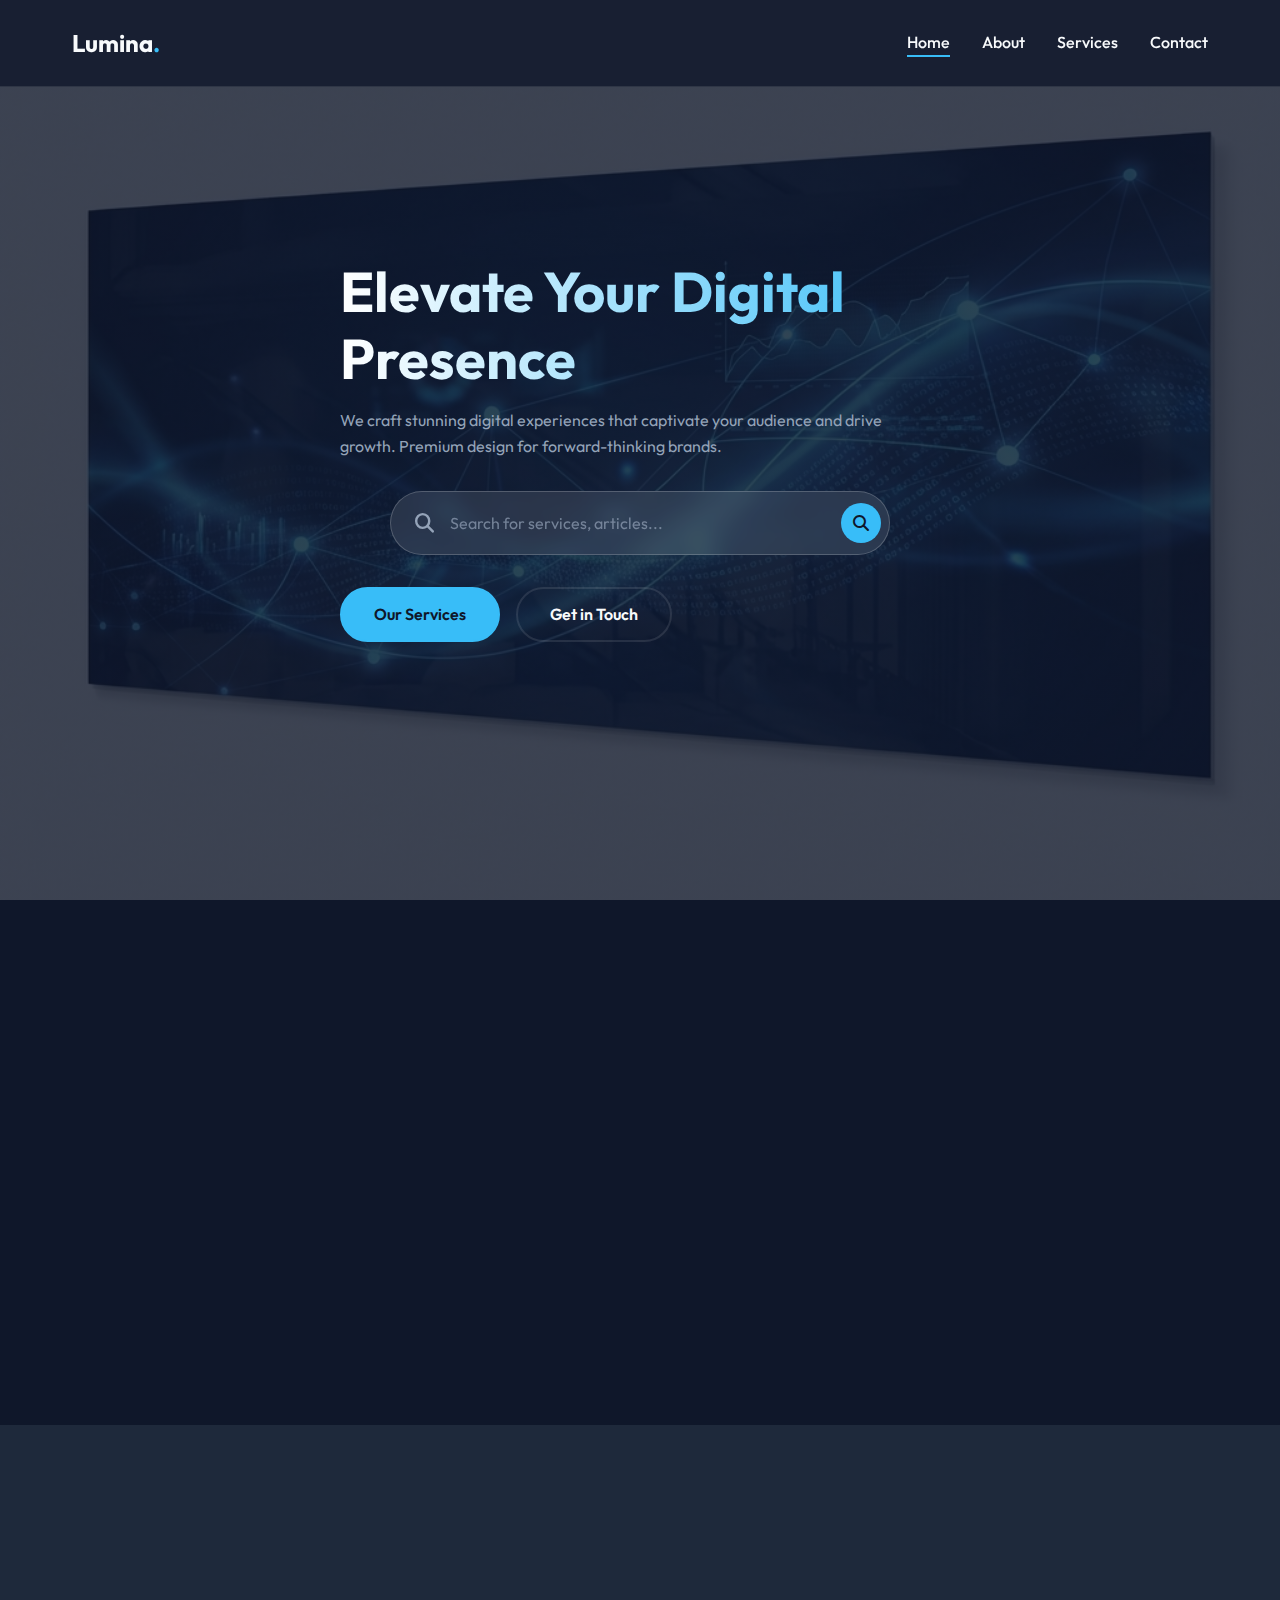
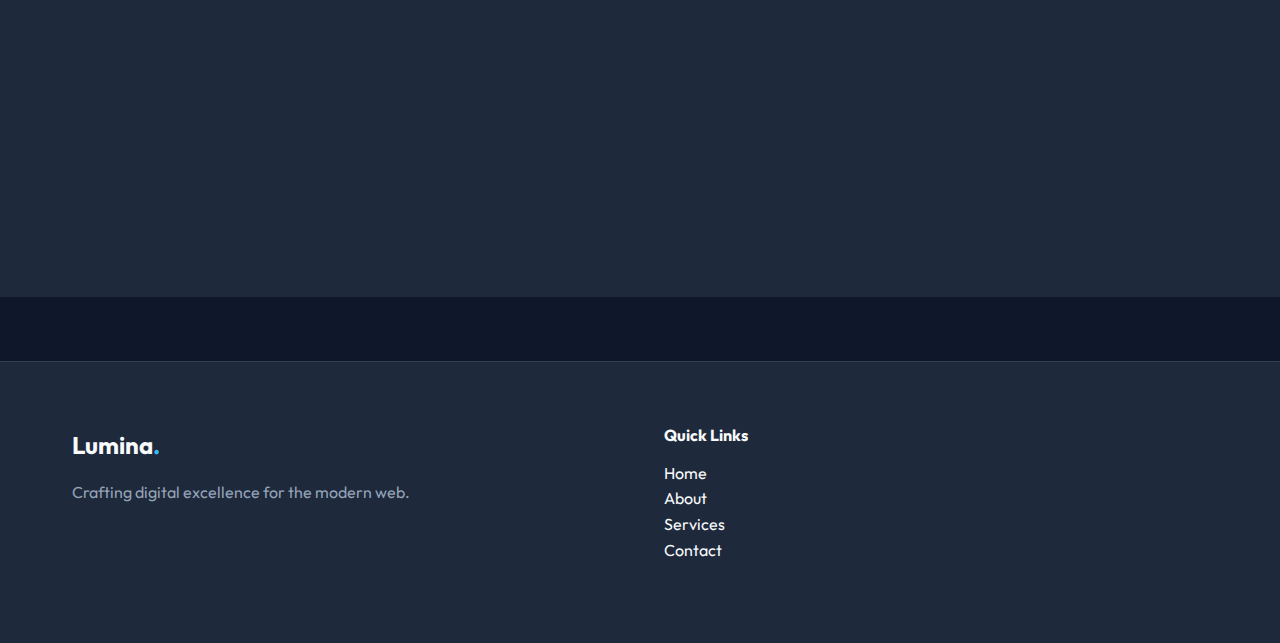
<file: index.html>
<!DOCTYPE html>
<html lang="en">

<head>
    <meta charset="UTF-8">
    <meta name="viewport" content="width=device-width, initial-scale=1.0">
    <title>Lumina - Premium Digital Solutions</title>
    <link rel="stylesheet" href="css/style.css">
    <!-- Google Fonts -->
    <link rel="preconnect" href="https://fonts.googleapis.com">
    <link rel="preconnect" href="https://fonts.gstatic.com" crossorigin>
    <link href="https://fonts.googleapis.com/css2?family=Outfit:wght@300;400;500;700&display=swap" rel="stylesheet">
    <!-- Font Awesome -->
    <link rel="stylesheet" href="https://cdnjs.cloudflare.com/ajax/libs/font-awesome/6.4.0/css/all.min.css">
</head>

<body>
    <!-- Navbar -->
    <nav class="navbar">
        <div class="container nav-container">
            <a href="index.html" class="logo">Lumina<span>.</span></a>
            <div class="hamburger">
                <i class="fas fa-bars"></i>
            </div>
            <ul class="nav-links">
                <li><a href="index.html" class="active">Home</a></li>
                <li><a href="about.html">About</a></li>
                <li><a href="services.html">Services</a></li>
                <li><a href="contact.html">Contact</a></li>
            </ul>
        </div>
    </nav>

    <!-- Hero Section -->
    <header class="hero"
        style="background: linear-gradient(rgba(15, 23, 42, 0.8), rgba(15, 23, 42, 0.8)), url('assets/hero-bg.png'); background-size: cover; background-position: center;">
        <div class="container">
            <div class="hero-content">
                <h1>Elevate Your Digital Presence</h1>
                <p>We craft stunning digital experiences that captivate your audience and drive growth. Premium design
                    for forward-thinking brands.</p>

                <form class="hero-search" action="#" method="GET">
                    <div class="search-container">
                        <i class="fas fa-search search-icon"></i>
                        <input type="text" placeholder="Search for services, articles..." class="search-input">
                        <button type="submit" class="search-btn"><i class="fas fa-search"></i></button>
                    </div>
                </form>

                <div class="hero-buttons">
                    <a href="services.html" class="btn">Our Services</a>
                    <a href="contact.html" class="btn btn-outline">Get in Touch</a>
                </div>
            </div>
        </div>
    </header>

    <!-- Features Section -->
    <section class="section">
        <div class="container">
            <h2>Why Choose Us</h2>
            <div class="grid-3">
                <div class="card">
                    <i class="fas fa-layer-group card-icon"></i>
                    <h3>Modern Design</h3>
                    <p>Cutting-edge aesthetics that keep you ahead of the curve. We focus on user experience and visual
                        impact.</p>
                </div>
                <div class="card">
                    <i class="fas fa-code card-icon"></i>
                    <h3>Clean Code</h3>
                    <p>Built with performance and scalability in mind. Our code is optimized for speed and SEO.</p>
                </div>
                <div class="card">
                    <i class="fas fa-rocket card-icon"></i>
                    <h3>Fast Delivery</h3>
                    <p>We value your time. Our agile process ensures rapid deployment without compromising quality.</p>
                </div>
            </div>
        </div>
    </section>

    <!-- Testimonials Section -->
    <section class="section" style="background: var(--secondary-color);">
        <div class="container">
            <h2>What Clients Say</h2>
            <div class="grid-3">
                <div class="card">
                    <p>"Lumina transformed our brand identity completely. The new website is sleek, fast, and exactly
                        what we needed."</p>
                    <div style="margin-top: 1rem; font-weight: 700;">- Shivendra Mishra</div>
                    <div style="font-size: 0.9rem; color: var(--text-muted);">CEO, TechStart</div>
                </div>
                <div class="card">
                    <p>"Incredible attention to detail. The team went above and beyond to ensure every pixel was
                        perfect."</p>
                    <div style="margin-top: 1rem; font-weight: 700;">- Riya Shukla</div>
                    <div style="font-size: 0.9rem; color: var(--text-muted);">Director, CreativeFlow</div>
                </div>
                <div class="card">
                    <p>"Professional, responsive, and talented. Highly recommend Lumina for any web development
                        project."</p>
                    <div style="margin-top: 1rem; font-weight: 700;">- Shradha </div>
                    <div style="font-size: 0.9rem; color: var(--text-muted);">Founder, ArtSpace</div>
                </div>
            </div>
        </div>
    </section>

    <!-- Footer -->
    <footer>
        <div class="container">
            <div class="footer-grid">
                <div>
                    <a href="index.html" class="logo">Lumina<span>.</span></a>
                    <p style="margin-top: 1rem;">Crafting digital excellence for the modern web.</p>
                </div>
                <div>
                    <h4>Quick Links</h4>
                    <ul>
                        <li><a href="index.html">Home</a></li>
                        <li><a href="about.html">About</a></li>
                        <li><a href="services.html">Services</a></li>
                        <li><a href="contact.html">Contact</a></li>
                    </ul>

                    <script src="js/script.js"></script>
</body>

</html>
</file>
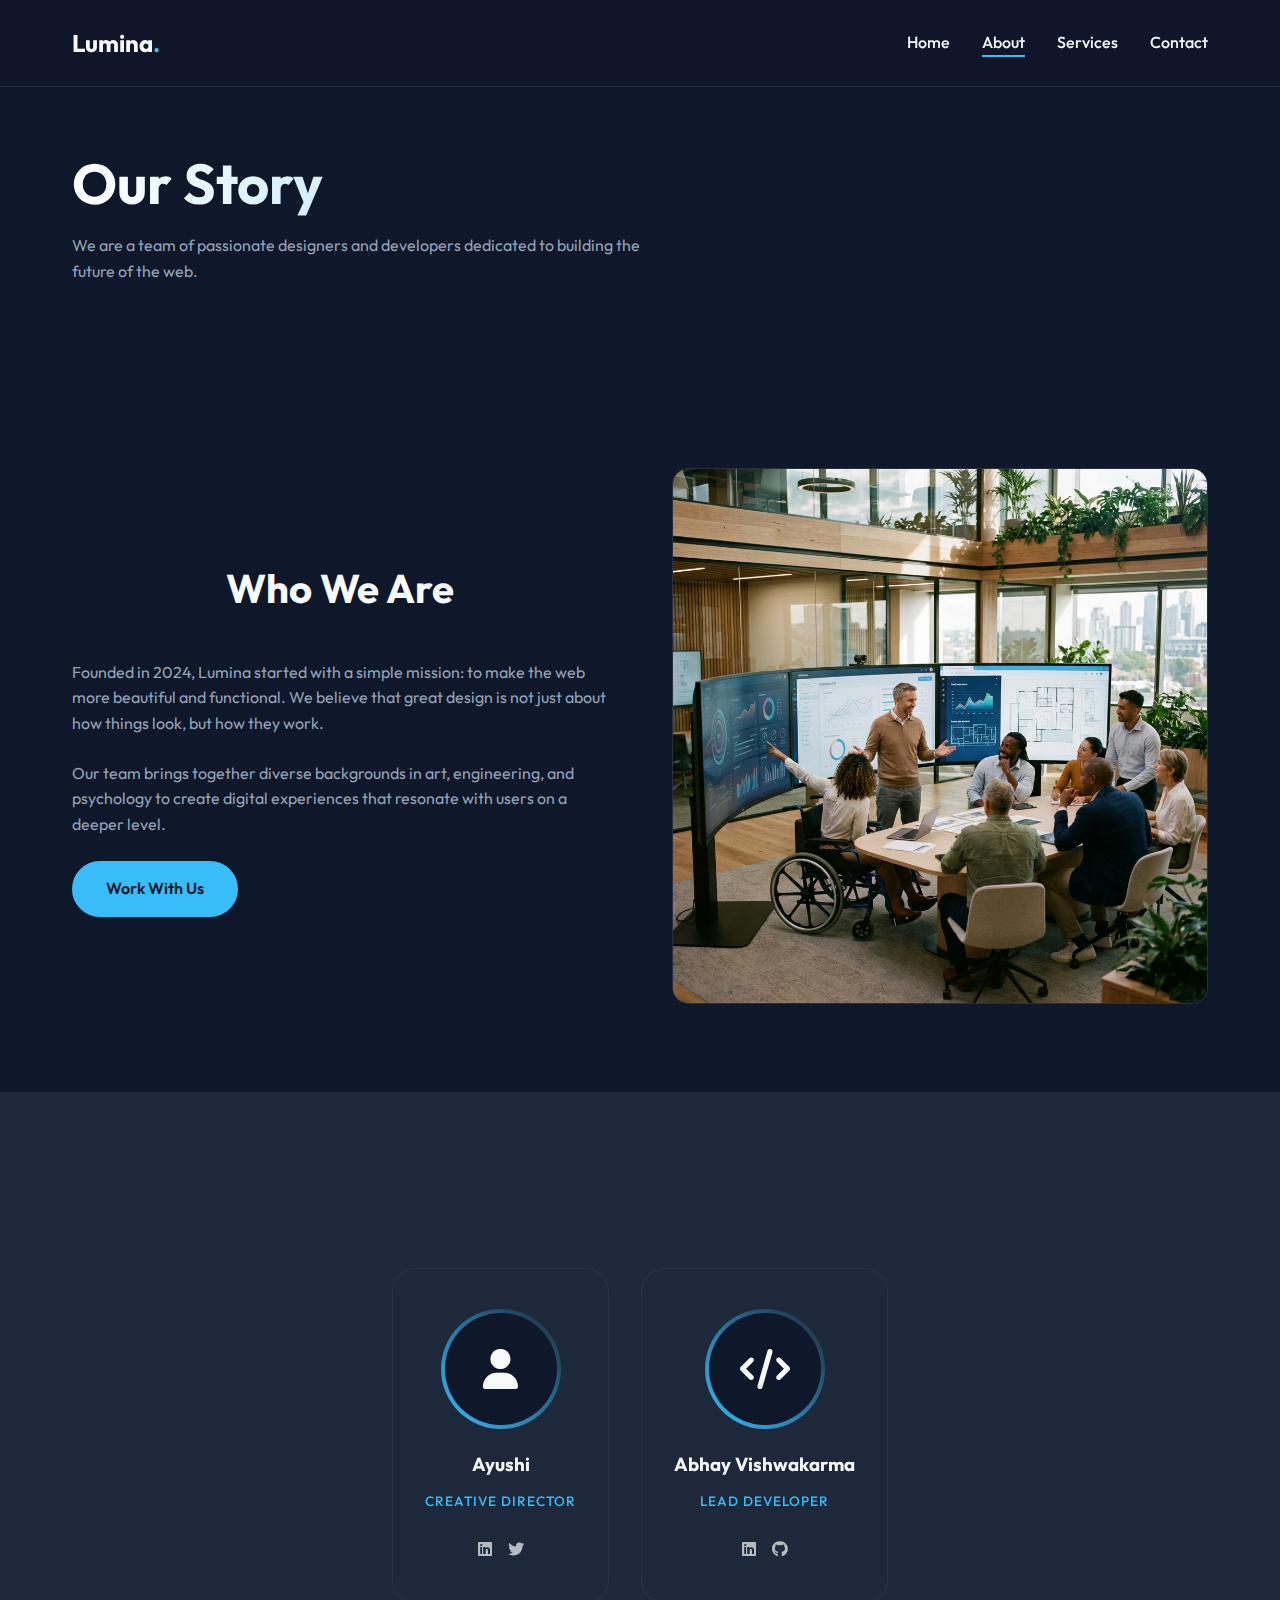
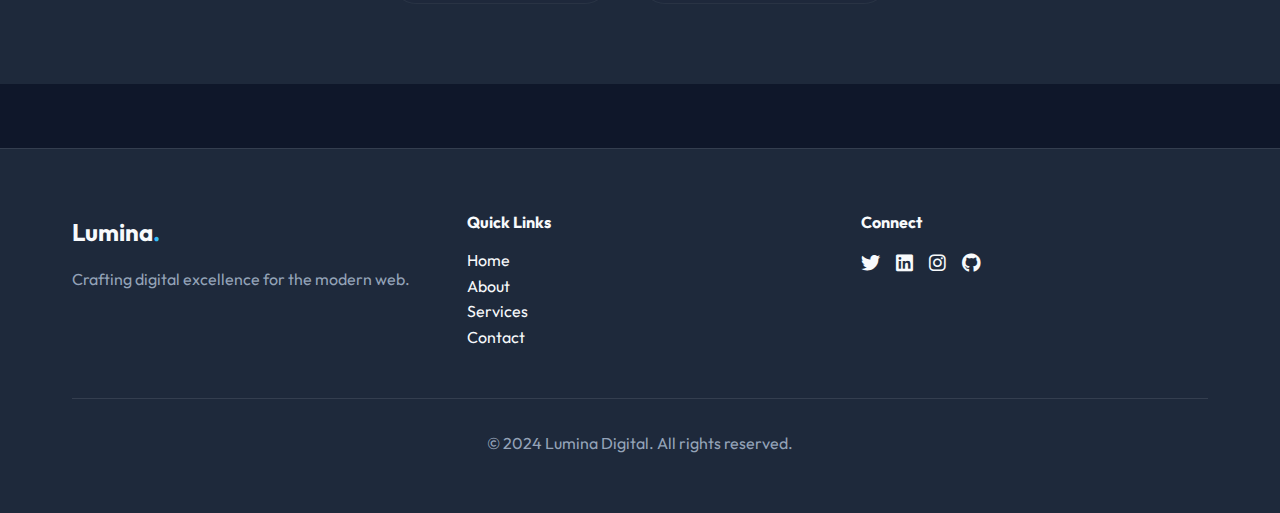
<file: about.html>
<!DOCTYPE html>
<html lang="en">

<head>
    <meta charset="UTF-8">
    <meta name="viewport" content="width=device-width, initial-scale=1.0">
    <title>About Us - Lumina</title>
    <link rel="stylesheet" href="css/style.css">
    <link rel="preconnect" href="https://fonts.googleapis.com">
    <link rel="preconnect" href="https://fonts.gstatic.com" crossorigin>
    <link href="https://fonts.googleapis.com/css2?family=Outfit:wght@300;400;500;700&display=swap" rel="stylesheet">
    <link rel="stylesheet" href="https://cdnjs.cloudflare.com/ajax/libs/font-awesome/6.4.0/css/all.min.css">
</head>

<body>
    <nav class="navbar">
        <div class="container nav-container">
            <a href="index.html" class="logo">Lumina<span>.</span></a>
            <div class="hamburger">
                <i class="fas fa-bars"></i>
            </div>
            <ul class="nav-links">
                <li><a href="index.html">Home</a></li>
                <li><a href="about.html" class="active">About</a></li>
                <li><a href="services.html">Services</a></li>
                <li><a href="contact.html">Contact</a></li>
            </ul>
        </div>
    </nav>

    <header class="section" style="padding-top: 150px;">
        <div class="container">
            <h1>Our Story</h1>
            <p style="max-width: 600px;">We are a team of passionate designers and developers dedicated to building the
                future of the web.</p>
        </div>
    </header>

    <section class="section">
        <div class="container">
            <div class="about-content">
                <div class="about-text">
                    <h2>Who We Are</h2>
                    <p>Founded in 2024, Lumina started with a simple mission: to make the web more beautiful and
                        functional. We believe that great design is not just about how things look, but how they work.
                    </p>
                    <p>Our team brings together diverse backgrounds in art, engineering, and psychology to create
                        digital experiences that resonate with users on a deeper level.</p>
                    <a href="contact.html" class="btn">Work With Us</a>
                </div>
                <div class="about-img">
                    <img src="assets/about-team.png" alt="Our Team">
                </div>
            </div>
        </div>
    </section>

    <section class="section" style="background: var(--secondary-color);">
        <div class="container">
            <h2>Our Team</h2>
            <div class="flex-center-row">
                <div class="team-card" style="text-align: center; max-width: 350px;">
                    <div class="team-avatar">
                        <div class="team-avatar-inner">
                            <i class="fas fa-user" style="font-size: 2.5rem; color: var(--text-color);"></i>
                        </div>
                    </div>
                    <div class="team-info">
                        <h3>Ayushi</h3>
                        <div class="team-role">Creative Director</div>
                        <div class="social-links">
                            <a href="#"><i class="fab fa-linkedin"></i></a>
                            <a href="#"><i class="fab fa-twitter"></i></a>
                        </div>
                    </div>
                </div>
                <div class="team-card" style="text-align: center; max-width: 350px;">
                    <div class="team-avatar">
                        <div class="team-avatar-inner">
                            <i class="fas fa-code" style="font-size: 2.5rem; color: var(--text-color);"></i>
                        </div>
                    </div>
                    <div class="team-info">
                        <h3>Abhay Vishwakarma</h3>
                        <div class="team-role">Lead Developer</div>
                        <div class="social-links">
                            <a href="#"><i class="fab fa-linkedin"></i></a>
                            <a href="#"><i class="fab fa-github"></i></a>
                        </div>
                    </div>
                </div>
            </div>
        </div>
    </section>

    <footer>
        <div class="container">
            <div class="footer-grid">
                <div>
                    <a href="index.html" class="logo">Lumina<span>.</span></a>
                    <p style="margin-top: 1rem;">Crafting digital excellence for the modern web.</p>
                </div>
                <div>
                    <h4>Quick Links</h4>
                    <ul>
                        <li><a href="index.html">Home</a></li>
                        <li><a href="about.html">About</a></li>
                        <li><a href="services.html">Services</a></li>
                        <li><a href="contact.html">Contact</a></li>
                    </ul>
                </div>
                <div>
                    <h4>Connect</h4>
                    <div style="display: flex; gap: 1rem; font-size: 1.2rem;">
                        <a href="#"><i class="fab fa-twitter"></i></a>
                        <a href="#"><i class="fab fa-linkedin"></i></a>
                        <a href="#"><i class="fab fa-instagram"></i></a>
                        <a href="#"><i class="fab fa-github"></i></a>
                    </div>
                </div>
            </div>
            <div class="footer-bottom">
                <p>&copy; 2024 Lumina Digital. All rights reserved.</p>
            </div>
        </div>
    </footer>

    <script src="js/script.js"></script>
</body>

</html>
</file>
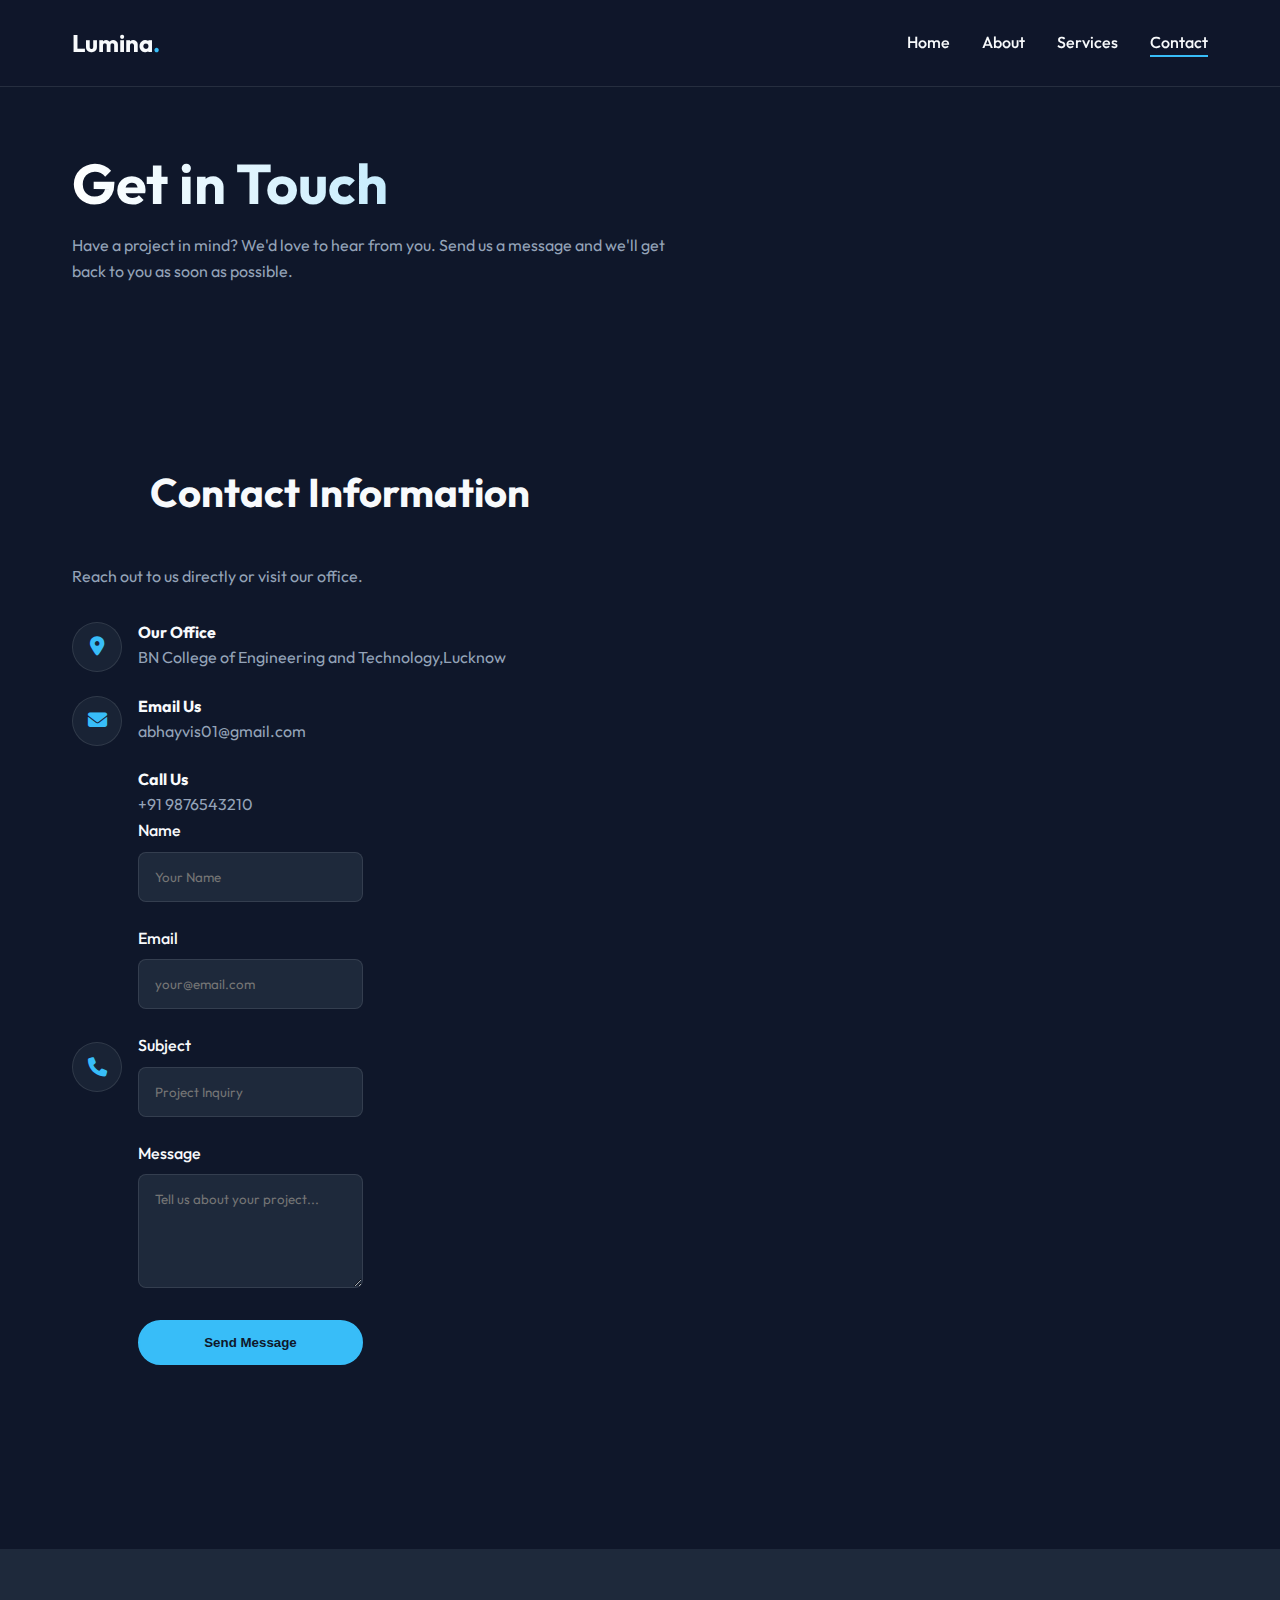
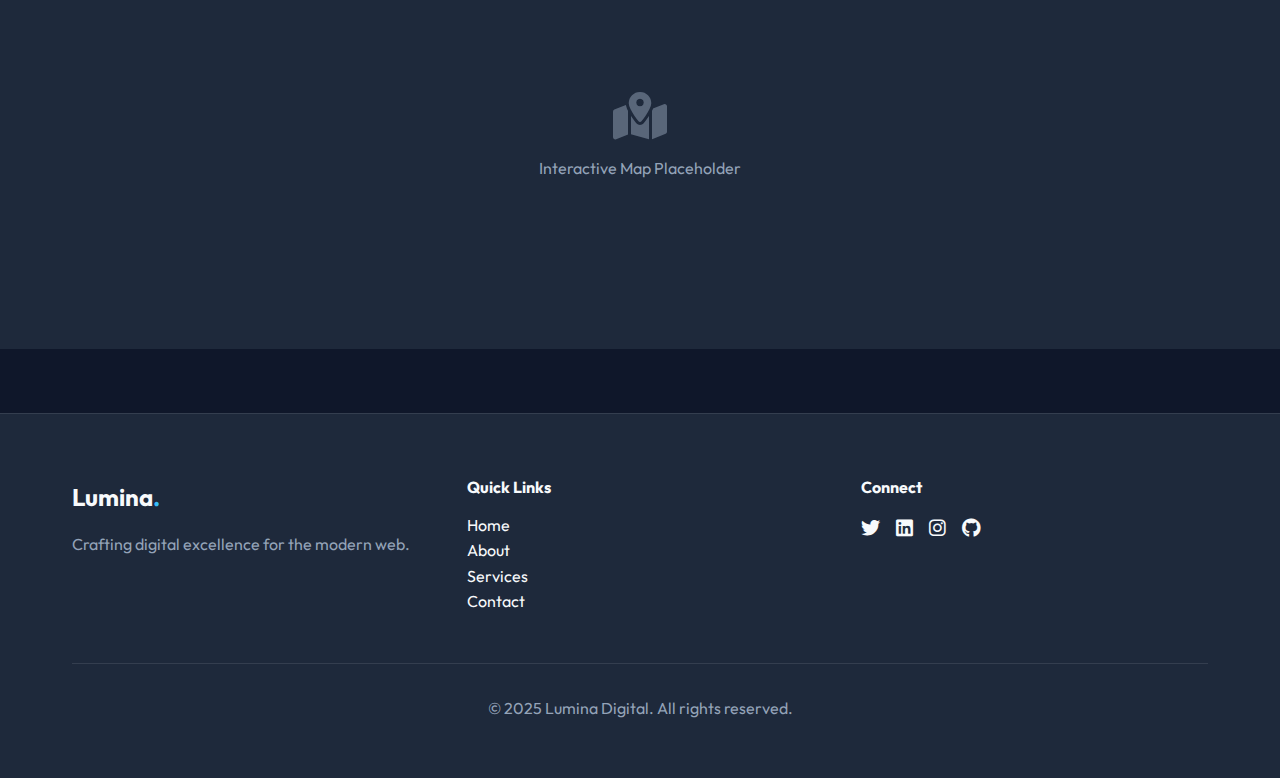
<file: contact.html>
<!DOCTYPE html>
<html lang="en">

<head>
    <meta charset="UTF-8">
    <meta name="viewport" content="width=device-width, initial-scale=1.0">
    <title>Contact Us - Lumina</title>
    <link rel="stylesheet" href="css/style.css">
    <link rel="preconnect" href="https://fonts.googleapis.com">
    <link rel="preconnect" href="https://fonts.gstatic.com" crossorigin>
    <link href="https://fonts.googleapis.com/css2?family=Outfit:wght@300;400;500;700&display=swap" rel="stylesheet">
    <link rel="stylesheet" href="https://cdnjs.cloudflare.com/ajax/libs/font-awesome/6.4.0/css/all.min.css">
</head>

<body>
    <nav class="navbar">
        <div class="container nav-container">
            <a href="index.html" class="logo">Lumina<span>.</span></a>
            <div class="hamburger">
                <i class="fas fa-bars"></i>
            </div>
            <ul class="nav-links">
                <li><a href="index.html">Home</a></li>
                <li><a href="about.html">About</a></li>
                <li><a href="services.html">Services</a></li>
                <li><a href="contact.html" class="active">Contact</a></li>
            </ul>
        </div>
    </nav>

    <header class="section" style="padding-top: 150px;">
        <div class="container">
            <h1>Get in Touch</h1>
            <p style="max-width: 600px;">Have a project in mind? We'd love to hear from you. Send us a message and we'll
                get back to you as soon as possible.</p>
        </div>
    </header>

    <section class="section">
        <div class="container">
            <div class="contact-container">
                <div class="contact-info">
                    <h2>Contact Information</h2>
                    <p>Reach out to us directly or visit our office.</p>

                    <div style="margin-top: 2rem;">
                        <div style="display: flex; align-items: center; margin-bottom: 1.5rem;">
                            <div
                                style="width: 50px; height: 50px; background: var(--glass-bg); border: 1px solid var(--glass-border); border-radius: 50%; display: flex; align-items: center; justify-content: center; margin-right: 1rem;">
                                <i class="fas fa-map-marker-alt"
                                    style="color: var(--accent-color); font-size: 1.2rem;"></i>
                            </div>
                            <div>
                                <h4 style="margin-bottom: 0.2rem;">Our Office</h4>
                                <p style="margin-bottom: 0;">BN College of Engineering and Technology,Lucknow</p>
                            </div>
                        </div>

                        <div style="display: flex; align-items: center; margin-bottom: 1.5rem;">
                            <div
                                style="width: 50px; height: 50px; background: var(--glass-bg); border: 1px solid var(--glass-border); border-radius: 50%; display: flex; align-items: center; justify-content: center; margin-right: 1rem;">
                                <i class="fas fa-envelope" style="color: var(--accent-color); font-size: 1.2rem;"></i>
                            </div>
                            <div>
                                <h4 style="margin-bottom: 0.2rem;">Email Us</h4>
                                <p style="margin-bottom: 0;">abhayvis01@gmail.com</p>
                            </div>
                        </div>

                        <div style="display: flex; align-items: center; margin-bottom: 1.5rem;">
                            <div
                                style="width: 50px; height: 50px; background: var(--glass-bg); border: 1px solid var(--glass-border); border-radius: 50%; display: flex; align-items: center; justify-content: center; margin-right: 1rem;">
                                <i class="fas fa-phone" style="color: var(--accent-color); font-size: 1.2rem;"></i>
                            </div>
                            <div>
                                <h4 style="margin-bottom: 0.2rem;">Call Us</h4>
                                <p style="margin-bottom: 0;">+91 9876543210</p>

                                <div class="form-group">
                                    <label for="name">Name</label>
                                    <input type="text" id="name" class="form-control" placeholder="Your Name">
                                </div>
                                <div class="form-group">
                                    <label for="email">Email</label>
                                    <input type="email" id="email" class="form-control" placeholder="your@email.com">
                                </div>
                                <div class="form-group">
                                    <label for="subject">Subject</label>
                                    <input type="text" id="subject" class="form-control" placeholder="Project Inquiry">
                                </div>
                                <div class="form-group">
                                    <label for="message">Message</label>
                                    <textarea id="message" rows="5" class="form-control"
                                        placeholder="Tell us about your project..."></textarea>
                                </div>
                                <button type="submit" class="btn" style="width: 100%;">Send Message</button>
                                </form>
                            </div>
                        </div>
                    </div>
    </section>

    <!-- Map Placeholder -->
    <section class="section" style="padding-bottom: 0;">
        <div
            style="width: 100%; height: 400px; background: var(--secondary-color); display: flex; align-items: center; justify-content: center; color: var(--text-muted);">
            <div style="text-align: center;">
                <i class="fas fa-map-marked-alt" style="font-size: 3rem; margin-bottom: 1rem; opacity: 0.5;"></i>
                <p>Interactive Map Placeholder</p>
            </div>
        </div>
    </section>

    <footer>
        <div class="container">
            <div class="footer-grid">
                <div>
                    <a href="index.html" class="logo">Lumina<span>.</span></a>
                    <p style="margin-top: 1rem;">Crafting digital excellence for the modern web.</p>
                </div>
                <div>
                    <h4>Quick Links</h4>
                    <ul>
                        <li><a href="index.html">Home</a></li>
                        <li><a href="about.html">About</a></li>
                        <li><a href="services.html">Services</a></li>
                        <li><a href="contact.html">Contact</a></li>
                    </ul>
                </div>
                <div>
                    <h4>Connect</h4>
                    <div style="display: flex; gap: 1rem; font-size: 1.2rem;">
                        <a href="#"><i class="fab fa-twitter"></i></a>
                        <a href="#"><i class="fab fa-linkedin"></i></a>
                        <a href="#"><i class="fab fa-instagram"></i></a>
                        <a href="#"><i class="fab fa-github"></i></a>
                    </div>
                </div>
            </div>
            <div class="footer-bottom">
                <p>&copy; 2025 Lumina Digital. All rights reserved.</p>
            </div>
        </div>
    </footer>

    <script src="js/script.js"></script>
</body>

</html>
</file>
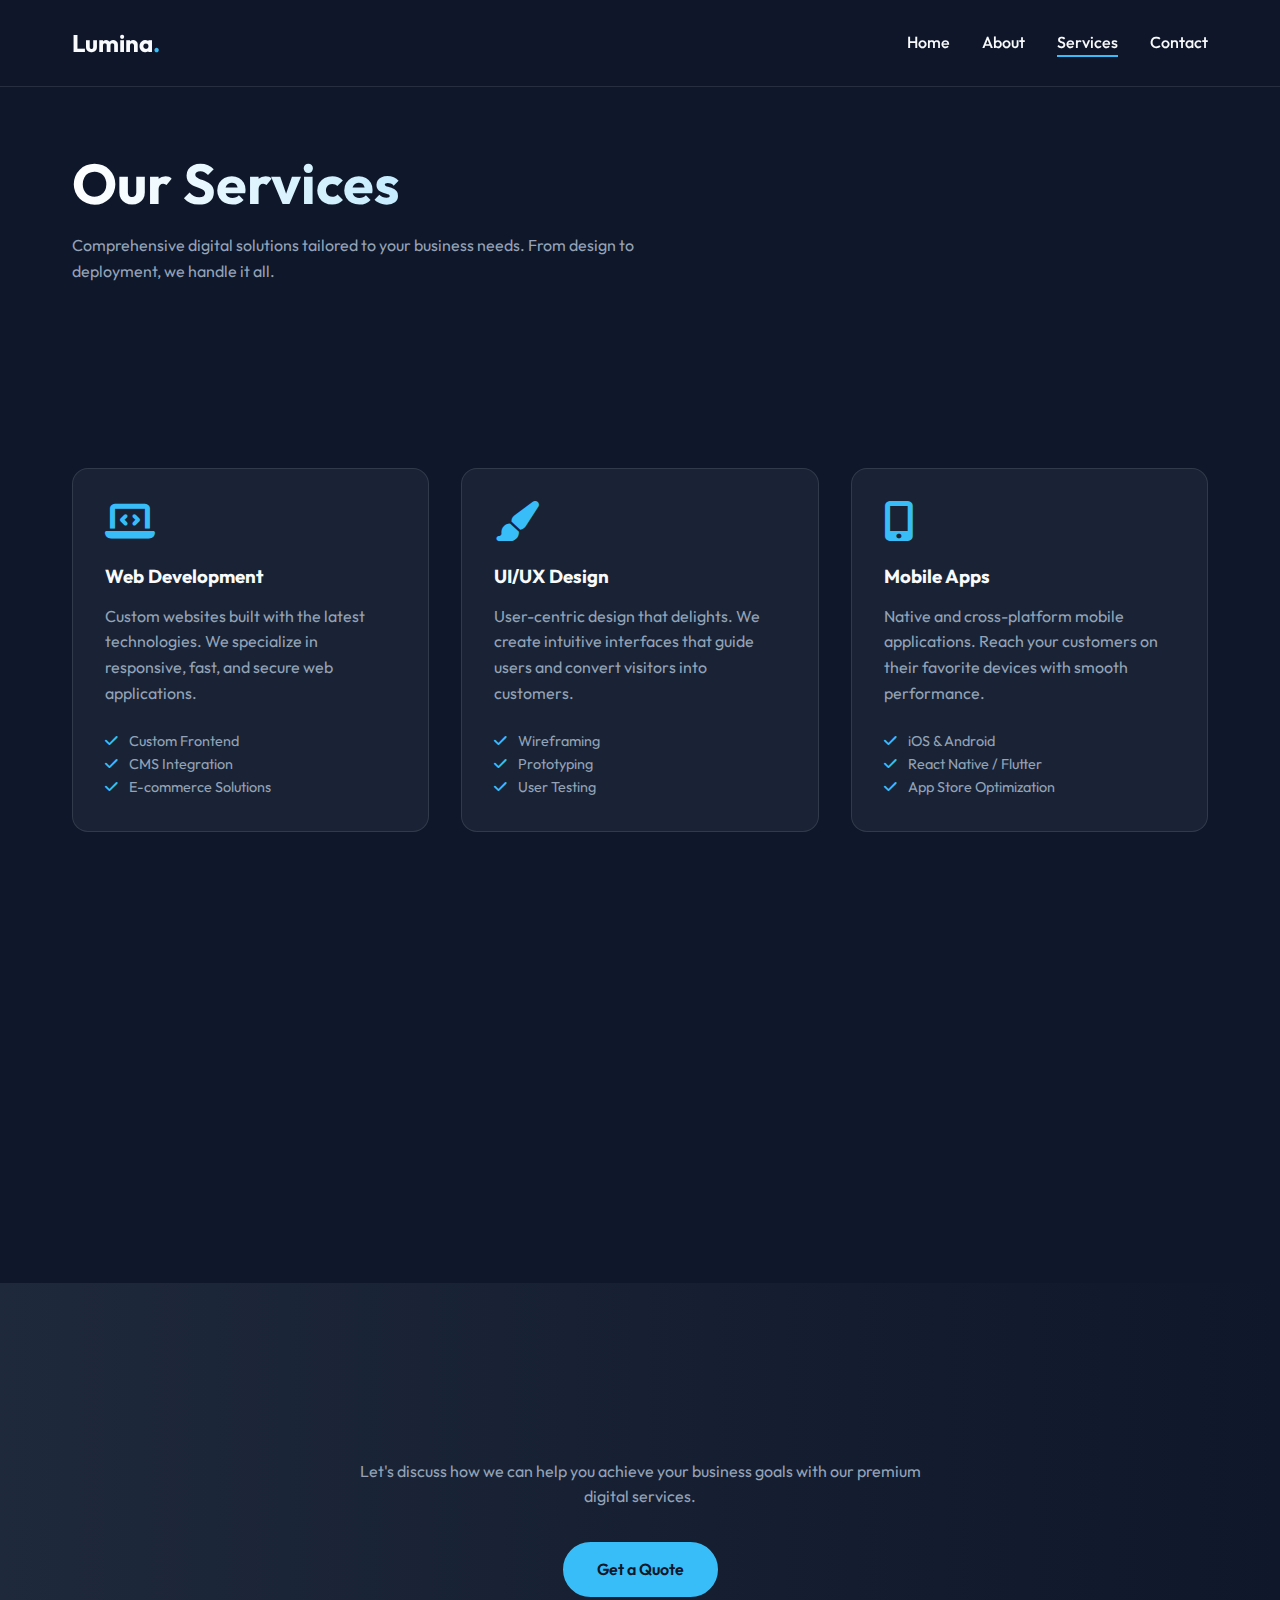
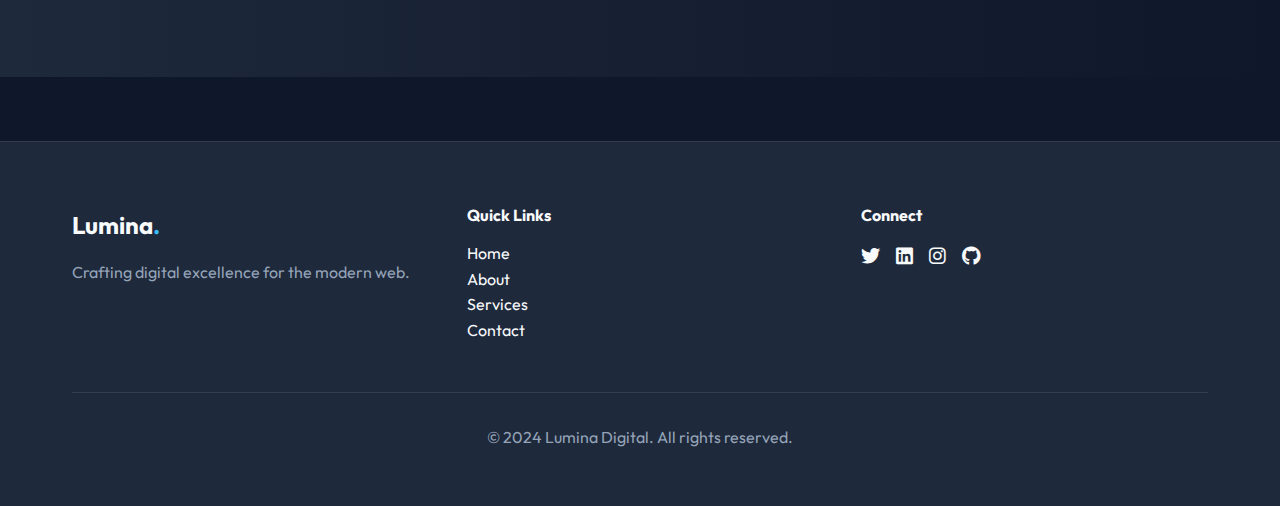
<file: services.html>
<!DOCTYPE html>
<html lang="en">

<head>
    <meta charset="UTF-8">
    <meta name="viewport" content="width=device-width, initial-scale=1.0">
    <title>Services - Lumina</title>
    <link rel="stylesheet" href="css/style.css">
    <link rel="preconnect" href="https://fonts.googleapis.com">
    <link rel="preconnect" href="https://fonts.gstatic.com" crossorigin>
    <link href="https://fonts.googleapis.com/css2?family=Outfit:wght@300;400;500;700&display=swap" rel="stylesheet">
    <link rel="stylesheet" href="https://cdnjs.cloudflare.com/ajax/libs/font-awesome/6.4.0/css/all.min.css">
</head>

<body>
    <nav class="navbar">
        <div class="container nav-container">
            <a href="index.html" class="logo">Lumina<span>.</span></a>
            <div class="hamburger">
                <i class="fas fa-bars"></i>
            </div>
            <ul class="nav-links">
                <li><a href="index.html">Home</a></li>
                <li><a href="about.html">About</a></li>
                <li><a href="services.html" class="active">Services</a></li>
                <li><a href="contact.html">Contact</a></li>
            </ul>
        </div>
    </nav>

    <header class="section" style="padding-top: 150px;">
        <div class="container">
            <h1>Our Services</h1>
            <p style="max-width: 600px;">Comprehensive digital solutions tailored to your business needs. From design to
                deployment, we handle it all.</p>
        </div>
    </header>

    <section class="section">
        <div class="container">
            <div class="grid-3">
                <div class="card">
                    <i class="fas fa-laptop-code card-icon"></i>
                    <h3>Web Development</h3>
                    <p>Custom websites built with the latest technologies. We specialize in responsive, fast, and secure
                        web applications.</p>
                    <ul style="margin-top: 1rem; color: var(--text-muted); font-size: 0.9rem;">
                        <li><i class="fas fa-check" style="color: var(--accent-color); margin-right: 0.5rem;"></i>
                            Custom Frontend</li>
                        <li><i class="fas fa-check" style="color: var(--accent-color); margin-right: 0.5rem;"></i> CMS
                            Integration</li>
                        <li><i class="fas fa-check" style="color: var(--accent-color); margin-right: 0.5rem;"></i>
                            E-commerce Solutions</li>
                    </ul>
                </div>
                <div class="card">
                    <i class="fas fa-paint-brush card-icon"></i>
                    <h3>UI/UX Design</h3>
                    <p>User-centric design that delights. We create intuitive interfaces that guide users and convert
                        visitors into customers.</p>
                    <ul style="margin-top: 1rem; color: var(--text-muted); font-size: 0.9rem;">
                        <li><i class="fas fa-check" style="color: var(--accent-color); margin-right: 0.5rem;"></i>
                            Wireframing</li>
                        <li><i class="fas fa-check" style="color: var(--accent-color); margin-right: 0.5rem;"></i>
                            Prototyping</li>
                        <li><i class="fas fa-check" style="color: var(--accent-color); margin-right: 0.5rem;"></i> User
                            Testing</li>
                    </ul>
                </div>
                <div class="card">
                    <i class="fas fa-mobile-alt card-icon"></i>
                    <h3>Mobile Apps</h3>
                    <p>Native and cross-platform mobile applications. Reach your customers on their favorite devices
                        with smooth performance.</p>
                    <ul style="margin-top: 1rem; color: var(--text-muted); font-size: 0.9rem;">
                        <li><i class="fas fa-check" style="color: var(--accent-color); margin-right: 0.5rem;"></i> iOS &
                            Android</li>
                        <li><i class="fas fa-check" style="color: var(--accent-color); margin-right: 0.5rem;"></i> React
                            Native / Flutter</li>
                        <li><i class="fas fa-check" style="color: var(--accent-color); margin-right: 0.5rem;"></i> App
                            Store Optimization</li>
                    </ul>
                </div>
                <div class="card">
                    <i class="fas fa-search-dollar card-icon"></i>
                    <h3>Digital Marketing</h3>
                    <p>Data-driven strategies to grow your online presence. We help you reach the right audience at the
                        right time.</p>
                    <ul style="margin-top: 1rem; color: var(--text-muted); font-size: 0.9rem;">
                        <li><i class="fas fa-check" style="color: var(--accent-color); margin-right: 0.5rem;"></i> SEO
                            Optimization</li>
                        <li><i class="fas fa-check" style="color: var(--accent-color); margin-right: 0.5rem;"></i>
                            Content Strategy</li>
                        <li><i class="fas fa-check" style="color: var(--accent-color); margin-right: 0.5rem;"></i>
                            Social Media Management</li>
                    </ul>
                </div>
                <div class="card">
                    <i class="fas fa-chart-line card-icon"></i>
                    <h3>Analytics & Growth</h3>
                    <p>Turn data into actionable insights. We set up tracking and reporting to help you make informed
                        business decisions.</p>
                    <ul style="margin-top: 1rem; color: var(--text-muted); font-size: 0.9rem;">
                        <li><i class="fas fa-check" style="color: var(--accent-color); margin-right: 0.5rem;"></i>
                            Google Analytics 4</li>
                        <li><i class="fas fa-check" style="color: var(--accent-color); margin-right: 0.5rem;"></i>
                            Conversion Rate Optimization</li>
                        <li><i class="fas fa-check" style="color: var(--accent-color); margin-right: 0.5rem;"></i> A/B
                            Testing</li>
                    </ul>
                </div>
                <div class="card">
                    <i class="fas fa-shield-alt card-icon"></i>
                    <h3>Maintenance & Support</h3>
                    <p>Keep your digital assets secure and up-to-date. We provide ongoing support to ensure maximum
                        uptime.</p>
                    <ul style="margin-top: 1rem; color: var(--text-muted); font-size: 0.9rem;">
                        <li><i class="fas fa-check" style="color: var(--accent-color); margin-right: 0.5rem;"></i>
                            Security Audits</li>
                        <li><i class="fas fa-check" style="color: var(--accent-color); margin-right: 0.5rem;"></i>
                            Performance Tuning</li>
                        <li><i class="fas fa-check" style="color: var(--accent-color); margin-right: 0.5rem;"></i> 24/7
                            Monitoring</li>
                    </ul>
                </div>
            </div>
        </div>
    </section>

    <!-- CTA Section -->
    <section class="section"
        style="background: linear-gradient(to right, var(--secondary-color), var(--primary-color)); text-align: center;">
        <div class="container">
            <h2>Ready to Start Your Project?</h2>
            <p style="max-width: 600px; margin: 0 auto 2rem;">Let's discuss how we can help you achieve your business
                goals with our premium digital services.</p>
            <a href="contact.html" class="btn">Get a Quote</a>
        </div>
    </section>

    <footer>
        <div class="container">
            <div class="footer-grid">
                <div>
                    <a href="index.html" class="logo">Lumina<span>.</span></a>
                    <p style="margin-top: 1rem;">Crafting digital excellence for the modern web.</p>
                </div>
                <div>
                    <h4>Quick Links</h4>
                    <ul>
                        <li><a href="index.html">Home</a></li>
                        <li><a href="about.html">About</a></li>
                        <li><a href="services.html">Services</a></li>
                        <li><a href="contact.html">Contact</a></li>
                    </ul>
                </div>
                <div>
                    <h4>Connect</h4>
                    <div style="display: flex; gap: 1rem; font-size: 1.2rem;">
                        <a href="#"><i class="fab fa-twitter"></i></a>
                        <a href="#"><i class="fab fa-linkedin"></i></a>
                        <a href="#"><i class="fab fa-instagram"></i></a>
                        <a href="#"><i class="fab fa-github"></i></a>
                    </div>
                </div>
            </div>
            <div class="footer-bottom">
                <p>&copy; 2024 Lumina Digital. All rights reserved.</p>
            </div>
        </div>
    </footer>

    <script src="js/script.js"></script>
</body>

</html>
</file>
<file: css/style.css>
/* Global Variables */
:root {
    --primary-color: #0f172a;
    /* Deep Navy */
    --secondary-color: #1e293b;
    /* Slate */
    --accent-color: #38bdf8;
    /* Electric Blue */
    --text-color: #f8fafc;
    /* Off-white */
    --text-muted: #94a3b8;
    --glass-bg: rgba(30, 41, 59, 0.7);
    --glass-border: rgba(255, 255, 255, 0.1);
    --font-main: 'Outfit', sans-serif;
    --transition: all 0.3s ease;
}

/* Reset & Base Styles */
* {
    margin: 0;
    padding: 0;
    box-sizing: border-box;
}

body {
    font-family: var(--font-main);
    background-color: var(--primary-color);
    color: var(--text-color);
    line-height: 1.6;
    overflow-x: hidden;
}

a {
    text-decoration: none;
    color: inherit;
    transition: var(--transition);
}

ul {
    list-style: none;
}

/* Typography */
h1,
h2,
h3,
h4,
h5,
h6 {
    font-weight: 700;
    line-height: 1.2;
    margin-bottom: 1rem;
}

h1 {
    font-size: 3.5rem;
    background: linear-gradient(to right, #fff, var(--accent-color));
    -webkit-background-clip: text;
    -webkit-text-fill-color: transparent;
}

h2 {
    font-size: 2.5rem;
    text-align: center;
    margin-bottom: 3rem;
}

p {
    margin-bottom: 1.5rem;
    color: var(--text-muted);
}

/* Layout Utilities */
.container {
    max-width: 1200px;
    margin: 0 auto;
    padding: 0 2rem;
}

.section {
    padding: 5rem 0;
}

.btn {
    display: inline-block;
    padding: 0.8rem 2rem;
    background: var(--accent-color);
    color: var(--primary-color);
    border-radius: 50px;
    font-weight: 600;
    border: 2px solid var(--accent-color);
}

.btn:hover {
    background: transparent;
    color: var(--accent-color);
    transform: translateY(-2px);
    box-shadow: 0 10px 20px rgba(56, 189, 248, 0.2);
}

.btn-outline {
    background: transparent;
    color: var(--text-color);
    border: 2px solid var(--glass-border);
}

.btn-outline:hover {
    border-color: var(--accent-color);
    color: var(--accent-color);
}

/* Navbar */
.navbar {
    position: fixed;
    top: 0;
    left: 0;
    width: 100%;
    padding: 1.5rem 0;
    background: rgba(15, 23, 42, 0.8);
    backdrop-filter: blur(10px);
    z-index: 1000;
    border-bottom: 1px solid var(--glass-border);
}

.nav-container {
    display: flex;
    justify-content: space-between;
    align-items: center;
}

.logo {
    font-size: 1.5rem;
    font-weight: 700;
    color: var(--text-color);
}

.logo span {
    color: var(--accent-color);
}

.nav-links {
    display: flex;
    gap: 2rem;
}

.nav-links a {
    font-weight: 500;
    position: relative;
}

.nav-links a::after {
    content: '';
    position: absolute;
    bottom: -5px;
    left: 0;
    width: 0;
    height: 2px;
    background: var(--accent-color);
    transition: var(--transition);
}

.nav-links a:hover::after,
.nav-links a.active::after {
    width: 100%;
}

.hamburger {
    display: none;
    cursor: pointer;
    font-size: 1.5rem;
}

/* Hero Section */
.hero {
    height: 100vh;
    display: flex;
    align-items: center;
    position: relative;
    overflow: hidden;
}

.hero::before {
    content: '';
    position: absolute;
    top: -50%;
    right: -20%;
    width: 800px;
    height: 800px;
    background: radial-gradient(circle, rgba(56, 189, 248, 0.1) 0%, rgba(15, 23, 42, 0) 70%);
    border-radius: 50%;
    z-index: -1;
}

.hero-content {
    max-width: 600px;
}

.hero-buttons {
    display: flex;
    gap: 1rem;
}

/* Features/Services Cards */
.grid-3 {
    display: grid;
    grid-template-columns: repeat(auto-fit, minmax(300px, 1fr));
    gap: 2rem;
}

.flex-center-row {
    display: flex;
    justify-content: center;
    gap: 2rem;
    flex-wrap: wrap;
}

.card {
    background: var(--glass-bg);
    border: 1px solid var(--glass-border);
    padding: 2rem;
    border-radius: 1rem;
    transition: var(--transition);
}

.card:hover {
    transform: translateY(-10px);
    border-color: var(--accent-color);
    box-shadow: 0 20px 40px rgba(0, 0, 0, 0.2);
}

.card-icon {
    font-size: 2.5rem;
    color: var(--accent-color);
    margin-bottom: 1.5rem;
}

.card h3 {
    margin-bottom: 1rem;
}

/* Team Card Professional Styles */
.team-card {
    background: rgba(30, 41, 59, 0.4);
    border: 1px solid rgba(255, 255, 255, 0.05);
    padding: 2.5rem 2rem;
    border-radius: 1.5rem;
    transition: all 0.4s cubic-bezier(0.175, 0.885, 0.32, 1.275);
    position: relative;
    overflow: hidden;
    backdrop-filter: blur(10px);
}

.team-card::before {
    content: '';
    position: absolute;
    top: 0;
    left: 0;
    width: 100%;
    height: 100%;
    background: linear-gradient(135deg, rgba(56, 189, 248, 0.1) 0%, rgba(15, 23, 42, 0) 100%);
    opacity: 0;
    transition: var(--transition);
}

.team-card:hover {
    transform: translateY(-10px);
    border-color: var(--accent-color);
    box-shadow: 0 20px 40px rgba(0, 0, 0, 0.3);
}

.team-card:hover::before {
    opacity: 1;
}

.team-avatar {
    width: 120px;
    height: 120px;
    margin: 0 auto 1.5rem;
    border-radius: 50%;
    padding: 4px;
    background: linear-gradient(45deg, var(--accent-color), transparent);
    position: relative;
    z-index: 1;
}

.team-avatar-inner {
    width: 100%;
    height: 100%;
    background: var(--primary-color);
    border-radius: 50%;
    display: flex;
    align-items: center;
    justify-content: center;
    overflow: hidden;
}

.team-info {
    position: relative;
    z-index: 1;
}

.team-role {
    color: var(--accent-color);
    font-weight: 500;
    letter-spacing: 1px;
    text-transform: uppercase;
    font-size: 0.85rem;
    margin-bottom: 1rem;
}

.social-links {
    display: flex;
    justify-content: center;
    gap: 1rem;
    margin-top: 1.5rem;
    opacity: 0.7;
    transition: var(--transition);
}

.team-card:hover .social-links {
    opacity: 1;
}

/* About Section */
.about-content {
    display: grid;
    grid-template-columns: 1fr 1fr;
    gap: 4rem;
    align-items: center;
}

.about-img {
    position: relative;
}

.about-img img {
    width: 100%;
    border-radius: 1rem;
    border: 1px solid var(--glass-border);
}

/* Contact Form */
.contact-container {
    display: grid;
    grid-template-columns: 1fr 1fr;
    gap: 4rem;
}

.form-group {
    margin-bottom: 1.5rem;
}

.form-group label {
    display: block;
    margin-bottom: 0.5rem;
    font-weight: 500;
}

.form-control {
    width: 100%;
    padding: 1rem;
    background: var(--secondary-color);
    border: 1px solid var(--glass-border);
    border-radius: 0.5rem;
    color: var(--text-color);
    font-family: var(--font-main);
    transition: var(--transition);
}

.form-control:focus {
    outline: none;
    border-color: var(--accent-color);
    box-shadow: 0 0 0 3px rgba(56, 189, 248, 0.1);
}

/* Footer */
footer {
    background: var(--secondary-color);
    padding: 4rem 0 2rem;
    margin-top: 4rem;
    border-top: 1px solid var(--glass-border);
}

.footer-grid {
    display: grid;
    grid-template-columns: repeat(auto-fit, minmax(200px, 1fr));
    gap: 3rem;
    margin-bottom: 3rem;
}

.footer-bottom {
    text-align: center;
    padding-top: 2rem;
    border-top: 1px solid var(--glass-border);
    color: var(--text-muted);
}

/* Mobile Responsive */
@media (max-width: 768px) {
    h1 {
        font-size: 2.5rem;
    }

    .hamburger {
        display: block;
    }

    .nav-links {
        position: fixed;
        top: 70px;
        left: -100%;
        width: 100%;
        height: calc(100vh - 70px);
        background: var(--primary-color);
        flex-direction: column;
        align-items: center;
        justify-content: center;
        transition: var(--transition);
    }

    .nav-links.active {
        left: 0;
    }

    .about-content,
    background: rgba(255, 255, 255, 0.1);
    backdrop-filter: blur(10px);
    border: 1px solid rgba(255, 255, 255, 0.2);
    border-radius: 50px;
    padding: 0.5rem;
    transition: var(--transition);
}

.search-container:focus-within {
    background: rgba(255, 255, 255, 0.15);
    border-color: var(--accent-color);
    box-shadow: 0 0 20px rgba(56, 189, 248, 0.2);
}

.search-icon {
    color: var(--text-muted);
    margin-left: 1rem;
    font-size: 1.2rem;
}

.search-input {
    flex: 1;
    background: transparent;
    border: none;
    padding: 0.8rem 1rem;
    color: var(--text-color);
    font-family: var(--font-main);
    font-size: 1rem;
    outline: none;
}

opacity: 0;
transition: var(--transition);
}

.team-card:hover {
    transform: translateY(-10px);
    border-color: var(--accent-color);
    box-shadow: 0 20px 40px rgba(0, 0, 0, 0.3);
}

.team-card:hover::before {
    opacity: 1;
}

.team-avatar {
    width: 120px;
    height: 120px;
    margin: 0 auto 1.5rem;
    border-radius: 50%;
    padding: 4px;
    background: linear-gradient(45deg, var(--accent-color), transparent);
    position: relative;
    z-index: 1;
}

.team-avatar-inner {
    width: 100%;
    height: 100%;
    background: var(--primary-color);
    border-radius: 50%;
    display: flex;
    align-items: center;
    justify-content: center;
    overflow: hidden;
}

.team-info {
    position: relative;
    z-index: 1;
}

.team-role {
    color: var(--accent-color);
    font-weight: 500;
    letter-spacing: 1px;
    text-transform: uppercase;
    font-size: 0.85rem;
    margin-bottom: 1rem;
}

.social-links {
    display: flex;
    justify-content: center;
    gap: 1rem;
    margin-top: 1.5rem;
    opacity: 0.7;
    transition: var(--transition);
}

.team-card:hover .social-links {
    opacity: 1;
}

/* About Section */
.about-content {
    display: grid;
    grid-template-columns: 1fr 1fr;
    gap: 4rem;
    align-items: center;
}

.about-img {
    position: relative;
}

.about-img img {
    width: 100%;
    border-radius: 1rem;
    border: 1px solid var(--glass-border);
}

/* Contact Form */
.contact-container {
    display: grid;
    grid-template-columns: 1fr 1fr;
    gap: 4rem;
}

.form-group {
    margin-bottom: 1.5rem;
}

.form-group label {
    display: block;
    margin-bottom: 0.5rem;
    font-weight: 500;
}

.form-control {
    width: 100%;
    padding: 1rem;
    background: var(--secondary-color);
    border: 1px solid var(--glass-border);
    border-radius: 0.5rem;
    color: var(--text-color);
    font-family: var(--font-main);
    transition: var(--transition);
}

.form-control:focus {
    outline: none;
    border-color: var(--accent-color);
    box-shadow: 0 0 0 3px rgba(56, 189, 248, 0.1);
}

/* Footer */
footer {
    background: var(--secondary-color);
    padding: 4rem 0 2rem;
    margin-top: 4rem;
    border-top: 1px solid var(--glass-border);
}

.footer-grid {
    display: grid;
    grid-template-columns: repeat(auto-fit, minmax(200px, 1fr));
    gap: 3rem;
    margin-bottom: 3rem;
}

.footer-bottom {
    text-align: center;
    padding-top: 2rem;
    border-top: 1px solid var(--glass-border);
    color: var(--text-muted);
}

/* Mobile Responsive */
@media (max-width: 768px) {
    h1 {
        font-size: 2.5rem;
    }

    .hamburger {
        display: block;
    }

    .nav-links {
        position: fixed;
        top: 70px;
        left: -100%;
        width: 100%;
        height: calc(100vh - 70px);
        background: var(--primary-color);
        flex-direction: column;
        justify-content: center;
        transition: var(--transition);
    }

    .nav-links.active {
        left: 0;
    }

    .about-content,
    .contact-container {
        grid-template-columns: 1fr;
    }
}

/* Hero Search Bar */
.hero-search {
    margin: 2rem auto;
    width: 100%;
    max-width: 500px;
}

.search-container {
    position: relative;
    display: flex;
    align-items: center;
    background: rgba(255, 255, 255, 0.1);
    backdrop-filter: blur(10px);
    border: 1px solid rgba(255, 255, 255, 0.2);
    border-radius: 50px;
    padding: 0.5rem;
    transition: var(--transition);
}

.search-container:focus-within {
    background: rgba(255, 255, 255, 0.15);
    border-color: var(--accent-color);
    box-shadow: 0 0 20px rgba(56, 189, 248, 0.2);
}

.search-icon {
    color: var(--text-muted);
    margin-left: 1rem;
    font-size: 1.2rem;
}

.search-input {
    flex: 1;
    background: transparent;
    border: none;
    padding: 0.8rem 1rem;
    color: var(--text-color);
    font-family: var(--font-main);
    font-size: 1rem;
    outline: none;
}

.search-input::placeholder {
    color: rgba(148, 163, 184, 0.7);
}

.search-btn {
    background: var(--accent-color);
    color: var(--primary-color);
    border: none;
    width: 40px;
    height: 40px;
    border-radius: 50%;
    display: flex;
    align-items: center;
    justify-content: center;
    cursor: pointer;
    transition: var(--transition);
    font-size: 1rem;
}

.search-btn:hover {
    transform: scale(1.1);
    box-shadow: 0 0 15px rgba(56, 189, 248, 0.5);
}

opacity: 0;
transition: var(--transition);
}

.team-card:hover {
    transform: translateY(-10px);
    border-color: var(--accent-color);
    box-shadow: 0 20px 40px rgba(0, 0, 0, 0.3);
}

.team-card:hover::before {
    opacity: 1;
}

.team-avatar {
    width: 120px;
    height: 120px;
    margin: 0 auto 1.5rem;
    border-radius: 50%;
    padding: 4px;
    background: linear-gradient(45deg, var(--accent-color), transparent);
    position: relative;
    z-index: 1;
}

.team-avatar-inner {
    width: 100%;
    height: 100%;
    background: var(--primary-color);
    border-radius: 50%;
    display: flex;
    align-items: center;
    justify-content: center;
    overflow: hidden;
}

.team-info {
    position: relative;
    z-index: 1;
}

.team-role {
    color: var(--accent-color);
    font-weight: 500;
    letter-spacing: 1px;
    text-transform: uppercase;
    font-size: 0.85rem;
    margin-bottom: 1rem;
}

.social-links {
    display: flex;
    justify-content: center;
    gap: 1rem;
    margin-top: 1.5rem;
    opacity: 0.7;
    transition: var(--transition);
}

.team-card:hover .social-links {
    opacity: 1;
}

/* About Section */
.about-content {
    display: grid;
    grid-template-columns: 1fr 1fr;
    gap: 4rem;
    align-items: center;
}

.about-img {
    position: relative;
}

.about-img img {
    width: 100%;
    border-radius: 1rem;
    border: 1px solid var(--glass-border);
}

/* Contact Form */
.contact-container {
    display: grid;
    grid-template-columns: 1fr 1fr;
    gap: 4rem;
}

.form-group {
    margin-bottom: 1.5rem;
}

.form-group label {
    display: block;
    margin-bottom: 0.5rem;
    font-weight: 500;
}

.form-control {
    width: 100%;
    padding: 1rem;
    background: var(--secondary-color);
    border: 1px solid var(--glass-border);
    border-radius: 0.5rem;
    color: var(--text-color);
    font-family: var(--font-main);
    transition: var(--transition);
}

.form-control:focus {
    outline: none;
    border-color: var(--accent-color);
    box-shadow: 0 0 0 3px rgba(56, 189, 248, 0.1);
}

/* Footer */
footer {
    background: var(--secondary-color);
    padding: 4rem 0 2rem;
    margin-top: 4rem;
    border-top: 1px solid var(--glass-border);
}

.footer-grid {
    display: grid;
    grid-template-columns: repeat(auto-fit, minmax(200px, 1fr));
    gap: 3rem;
    margin-bottom: 3rem;
}

.footer-bottom {
    text-align: center;
    padding-top: 2rem;
    border-top: 1px solid var(--glass-border);
    color: var(--text-muted);
}

/* Mobile Responsive */
@media (max-width: 768px) {
    h1 {
        font-size: 2.5rem;
    }

    .hamburger {
        display: block;
    }

    .nav-links {
        position: fixed;
        top: 70px;
        left: -100%;
        width: 100%;
        height: calc(100vh - 70px);
        background: var(--primary-color);
        flex-direction: column;
        align-items: center;
        justify-content: center;
        transition: var(--transition);
    }

    .nav-links.active {
        left: 0;
    }

    .about-content,
    .contact-container {
        grid-template-columns: 1fr;
    }
}
</file>
